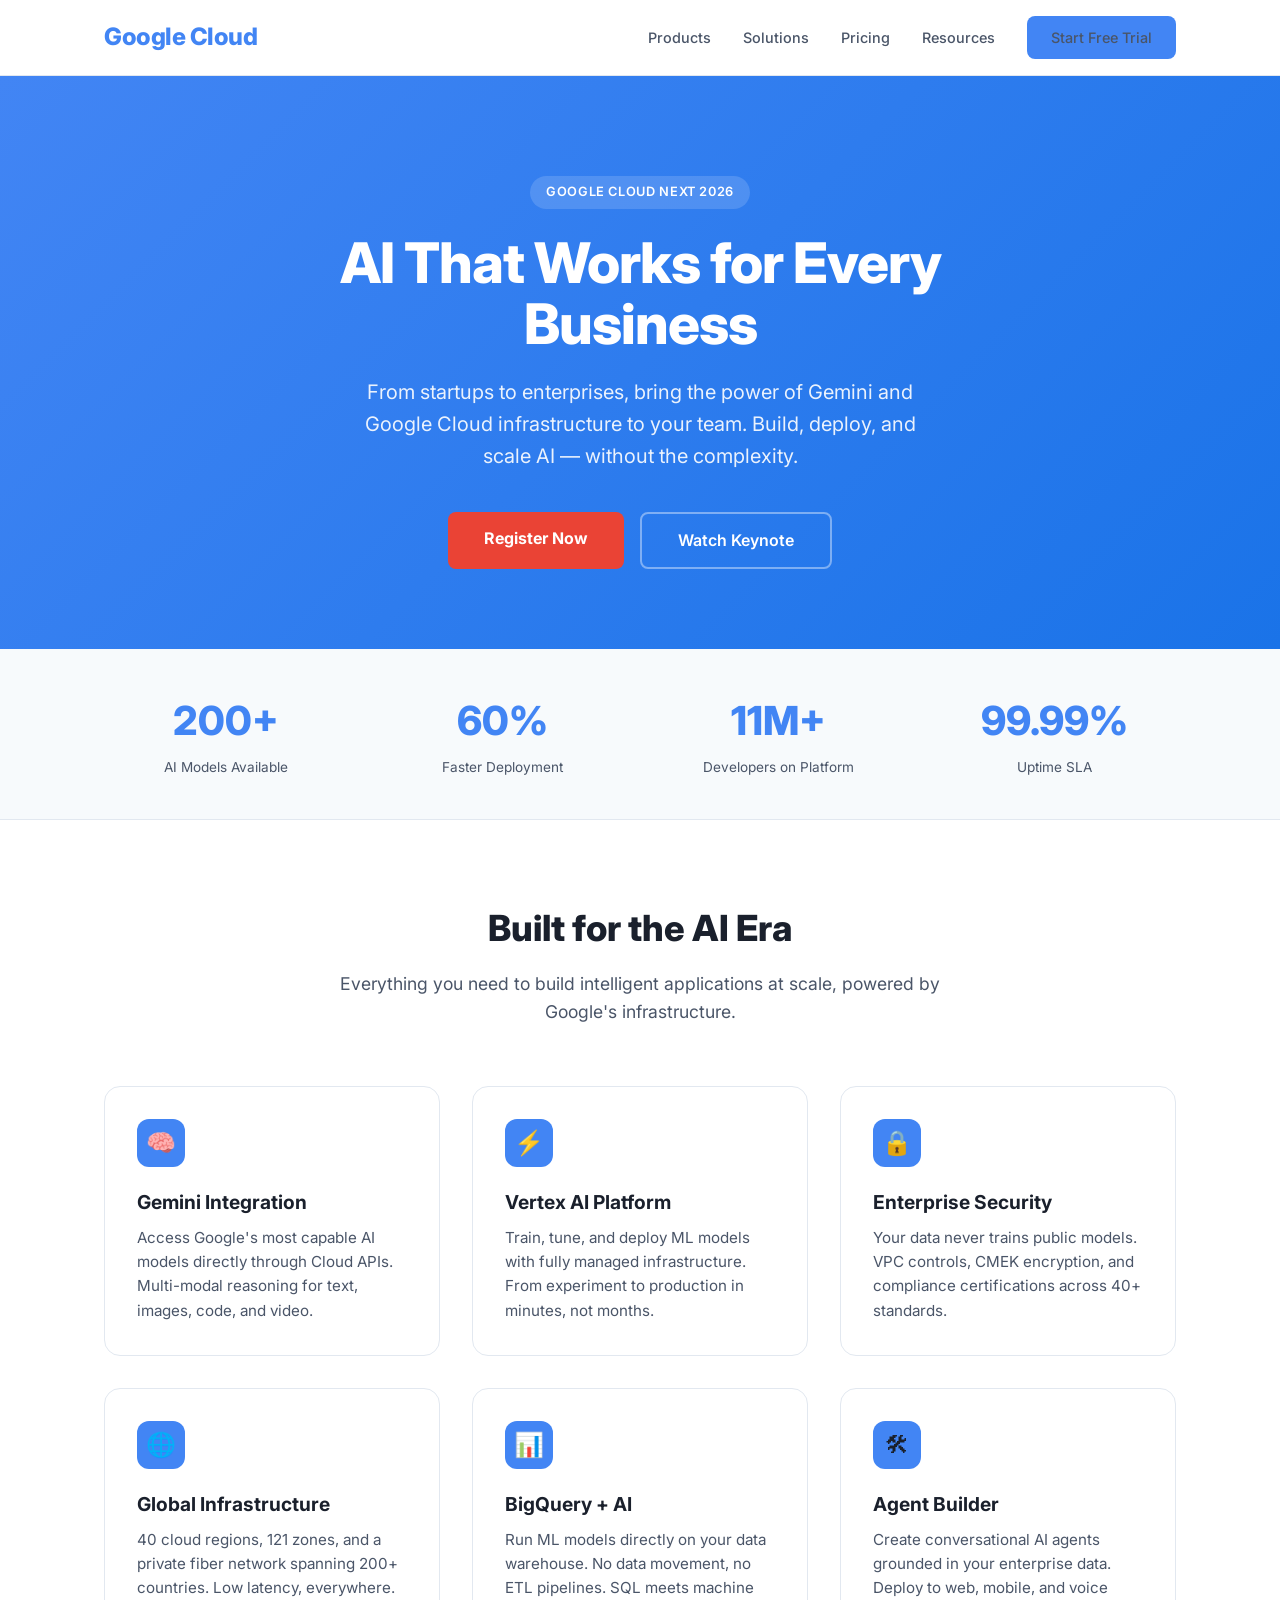
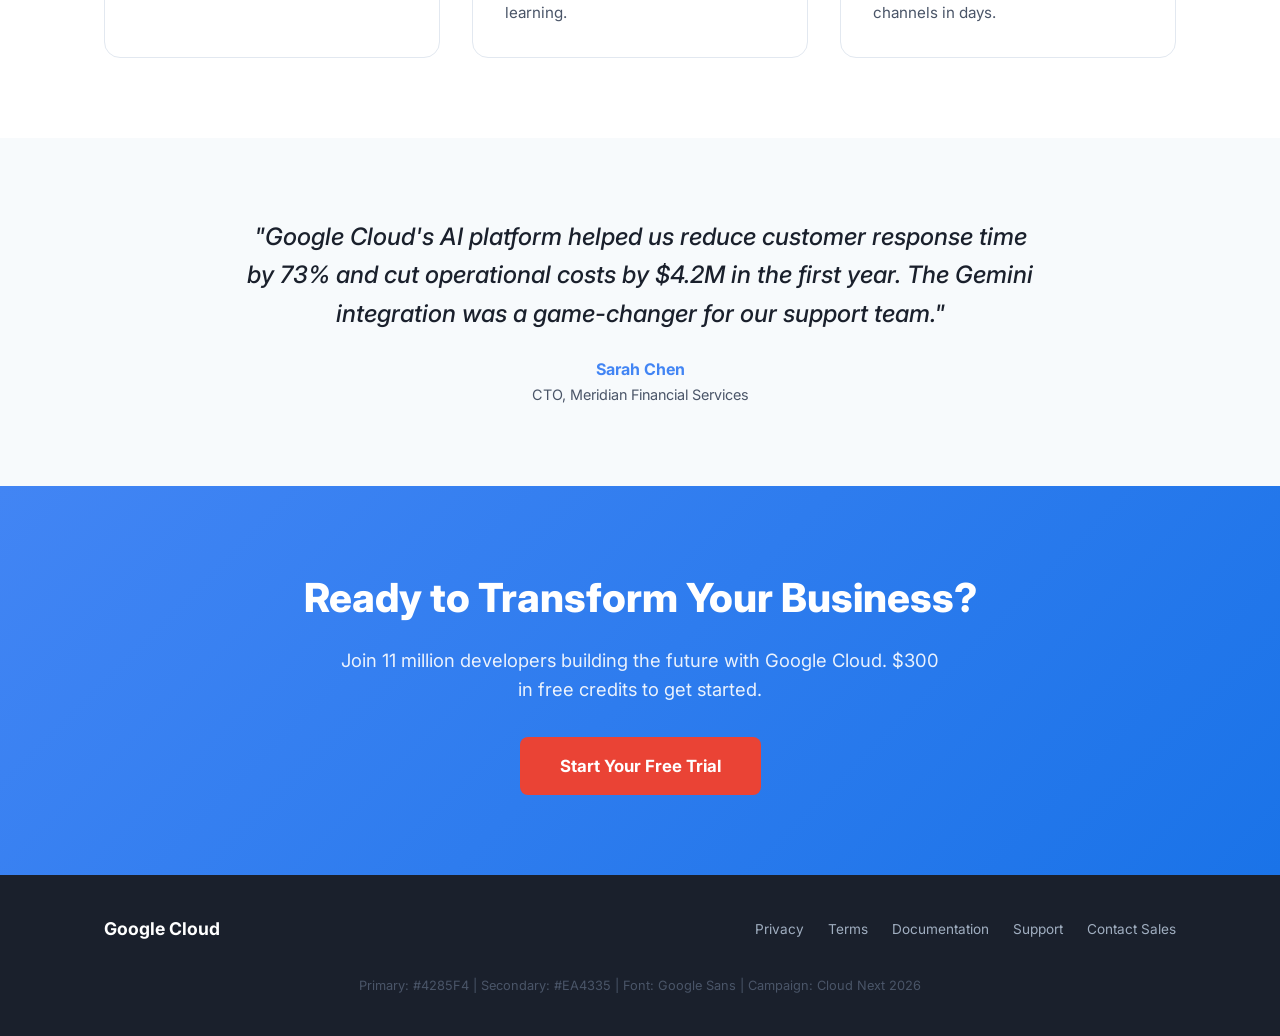
<file: index.html>
<!DOCTYPE html>
<html lang="en">
<head>
  <meta charset="UTF-8">
  <meta name="viewport" content="width=device-width, initial-scale=1.0">
  <title>Google Cloud Next 2026 — AI for Every Business</title>
  <link href="https://fonts.googleapis.com/css2?family=Inter:wght@400;500;600;700;800&display=swap" rel="stylesheet">
  <style>
    * { margin: 0; padding: 0; box-sizing: border-box; }
    body { font-family: 'Inter', sans-serif; color: #1A202C; background: #FFFFFF; line-height: 1.6; }
    .container { max-width: 1120px; margin: 0 auto; padding: 0 24px; }

    .navbar { background: #FFFFFF; border-bottom: 1px solid #E2E8F0; padding: 16px 0; position: sticky; top: 0; z-index: 100; }
    .navbar .container { display: flex; align-items: center; justify-content: space-between; }
    .nav-logo { font-size: 1.5rem; font-weight: 800; color: #4285F4; letter-spacing: -0.5px; }
    .nav-links { display: flex; gap: 32px; align-items: center; }
    .nav-links a { color: #4A5568; text-decoration: none; font-size: 0.9rem; font-weight: 500; }
    .nav-links a:hover { color: #4285F4; }
    .nav-cta { background: #4285F4; color: #FFFFFF; padding: 10px 24px; border-radius: 8px; font-weight: 600; font-size: 0.9rem; text-decoration: none; border: none; cursor: pointer; }
    .nav-cta:hover { background: #1A73E8; }

    .hero { background: linear-gradient(135deg, #4285F4 0%, #1A73E8 100%); color: #FFFFFF; padding: 100px 0 80px; text-align: center; }
    .hero-badge { display: inline-block; background: rgba(255,255,255,0.15); padding: 6px 16px; border-radius: 20px; font-size: 0.8rem; font-weight: 600; letter-spacing: 0.05em; text-transform: uppercase; margin-bottom: 24px; }
    .hero h1 { font-size: 3.5rem; font-weight: 800; line-height: 1.1; max-width: 800px; margin: 0 auto 20px; letter-spacing: -1px; }
    .hero p { font-size: 1.25rem; opacity: 0.9; max-width: 600px; margin: 0 auto 40px; }
    .hero-buttons { display: flex; gap: 16px; justify-content: center; flex-wrap: wrap; }
    .btn-hero-primary { background: #EA4335; color: #FFFFFF; padding: 14px 36px; border-radius: 8px; font-weight: 700; font-size: 1rem; text-decoration: none; border: none; cursor: pointer; }
    .btn-hero-primary:hover { background: #C5221F; }
    .btn-hero-secondary { background: transparent; color: #FFFFFF; padding: 14px 36px; border-radius: 8px; font-weight: 600; font-size: 1rem; border: 2px solid rgba(255,255,255,0.4); text-decoration: none; cursor: pointer; }

    .stats-bar { background: #F7FAFC; border-bottom: 1px solid #E2E8F0; padding: 40px 0; }
    .stats-grid { display: grid; grid-template-columns: repeat(4, 1fr); gap: 32px; text-align: center; }
    .stat-number { font-size: 2.5rem; font-weight: 800; color: #4285F4; }
    .stat-label { font-size: 0.85rem; color: #4A5568; margin-top: 4px; }

    .features { padding: 80px 0; }
    .features-header { text-align: center; margin-bottom: 60px; }
    .features-header h2 { font-size: 2.25rem; font-weight: 800; color: #1A202C; margin-bottom: 12px; }
    .features-header p { font-size: 1.1rem; color: #4A5568; max-width: 600px; margin: 0 auto; }
    .features-grid { display: grid; grid-template-columns: repeat(3, 1fr); gap: 32px; }
    .feature-card { background: #FFFFFF; border: 1px solid #E2E8F0; border-radius: 16px; padding: 32px; transition: box-shadow 250ms ease; }
    .feature-card:hover { box-shadow: 0 8px 24px rgba(0,0,0,0.08); }
    .feature-icon { width: 48px; height: 48px; background: #4285F4; border-radius: 12px; display: flex; align-items: center; justify-content: center; margin-bottom: 20px; font-size: 1.5rem; }
    .feature-card h3 { font-size: 1.2rem; font-weight: 700; margin-bottom: 8px; color: #1A202C; }
    .feature-card p { color: #4A5568; font-size: 0.95rem; line-height: 1.6; }

    .testimonial { background: #F7FAFC; padding: 80px 0; }
    .testimonial-card { max-width: 800px; margin: 0 auto; text-align: center; }
    .testimonial-quote { font-size: 1.5rem; font-weight: 500; color: #1A202C; line-height: 1.6; font-style: italic; margin-bottom: 24px; }
    .testimonial-author { font-weight: 700; color: #4285F4; }
    .testimonial-role { color: #4A5568; font-size: 0.9rem; }

    .cta-section { background: linear-gradient(135deg, #4285F4 0%, #1A73E8 100%); color: #FFFFFF; padding: 80px 0; text-align: center; }
    .cta-section h2 { font-size: 2.5rem; font-weight: 800; margin-bottom: 16px; }
    .cta-section p { font-size: 1.15rem; opacity: 0.9; max-width: 600px; margin: 0 auto 32px; }
    .btn-cta { background: #EA4335; color: #FFFFFF; padding: 16px 40px; border-radius: 8px; font-weight: 700; font-size: 1.05rem; text-decoration: none; border: none; cursor: pointer; display: inline-block; }
    .btn-cta:hover { background: #C5221F; }

    .footer { background: #1A202C; color: #A0AEC0; padding: 40px 0; }
    .footer .container { display: flex; justify-content: space-between; align-items: center; flex-wrap: wrap; gap: 16px; }
    .footer-brand { font-weight: 700; color: #FFFFFF; font-size: 1.1rem; }
    .footer-links { display: flex; gap: 24px; }
    .footer-links a { color: #A0AEC0; text-decoration: none; font-size: 0.85rem; }
    .footer-links a:hover { color: #FFFFFF; }
    .footer-meta { font-size: 0.8rem; color: #4A5568; width: 100%; text-align: center; margin-top: 16px; }

    @media (max-width: 768px) {
      .hero h1 { font-size: 2.25rem; }
      .stats-grid { grid-template-columns: repeat(2, 1fr); }
      .features-grid { grid-template-columns: 1fr; }
    }
  </style>
</head>
<body>

  <nav class="navbar">
    <div class="container">
      <div class="nav-logo">Google Cloud</div>
      <div class="nav-links">
        <a href="#">Products</a>
        <a href="#">Solutions</a>
        <a href="#">Pricing</a>
        <a href="#">Resources</a>
        <a class="nav-cta" href="#">Start Free Trial</a>
      </div>
    </div>
  </nav>

  <section class="hero">
    <div class="container">
      <div class="hero-badge">Google Cloud Next 2026</div>
      <h1>AI That Works for Every Business</h1>
      <p>From startups to enterprises, bring the power of Gemini and Google Cloud infrastructure to your team. Build, deploy, and scale AI — without the complexity.</p>
      <div class="hero-buttons">
        <a class="btn-hero-primary" href="#">Register Now</a>
        <a class="btn-hero-secondary" href="#">Watch Keynote</a>
      </div>
    </div>
  </section>

  <section class="stats-bar">
    <div class="container">
      <div class="stats-grid">
        <div><div class="stat-number">200+</div><div class="stat-label">AI Models Available</div></div>
        <div><div class="stat-number">60%</div><div class="stat-label">Faster Deployment</div></div>
        <div><div class="stat-number">11M+</div><div class="stat-label">Developers on Platform</div></div>
        <div><div class="stat-number">99.99%</div><div class="stat-label">Uptime SLA</div></div>
      </div>
    </div>
  </section>

  <section class="features">
    <div class="container">
      <div class="features-header">
        <h2>Built for the AI Era</h2>
        <p>Everything you need to build intelligent applications at scale, powered by Google's infrastructure.</p>
      </div>
      <div class="features-grid">
        <div class="feature-card">
          <div class="feature-icon">&#x1F9E0;</div>
          <h3>Gemini Integration</h3>
          <p>Access Google's most capable AI models directly through Cloud APIs. Multi-modal reasoning for text, images, code, and video.</p>
        </div>
        <div class="feature-card">
          <div class="feature-icon">&#x26A1;</div>
          <h3>Vertex AI Platform</h3>
          <p>Train, tune, and deploy ML models with fully managed infrastructure. From experiment to production in minutes, not months.</p>
        </div>
        <div class="feature-card">
          <div class="feature-icon">&#x1F512;</div>
          <h3>Enterprise Security</h3>
          <p>Your data never trains public models. VPC controls, CMEK encryption, and compliance certifications across 40+ standards.</p>
        </div>
        <div class="feature-card">
          <div class="feature-icon">&#x1F310;</div>
          <h3>Global Infrastructure</h3>
          <p>40 cloud regions, 121 zones, and a private fiber network spanning 200+ countries. Low latency, everywhere.</p>
        </div>
        <div class="feature-card">
          <div class="feature-icon">&#x1F4CA;</div>
          <h3>BigQuery + AI</h3>
          <p>Run ML models directly on your data warehouse. No data movement, no ETL pipelines. SQL meets machine learning.</p>
        </div>
        <div class="feature-card">
          <div class="feature-icon">&#x1F6E0;</div>
          <h3>Agent Builder</h3>
          <p>Create conversational AI agents grounded in your enterprise data. Deploy to web, mobile, and voice channels in days.</p>
        </div>
      </div>
    </div>
  </section>

  <section class="testimonial">
    <div class="container">
      <div class="testimonial-card">
        <p class="testimonial-quote">"Google Cloud's AI platform helped us reduce customer response time by 73% and cut operational costs by $4.2M in the first year. The Gemini integration was a game-changer for our support team."</p>
        <p class="testimonial-author">Sarah Chen</p>
        <p class="testimonial-role">CTO, Meridian Financial Services</p>
      </div>
    </div>
  </section>

  <section class="cta-section">
    <div class="container">
      <h2>Ready to Transform Your Business?</h2>
      <p>Join 11 million developers building the future with Google Cloud. $300 in free credits to get started.</p>
      <a class="btn-cta" href="#">Start Your Free Trial</a>
    </div>
  </section>

  <footer class="footer">
    <div class="container">
      <div class="footer-brand">Google Cloud</div>
      <div class="footer-links">
        <a href="#">Privacy</a>
        <a href="#">Terms</a>
        <a href="#">Documentation</a>
        <a href="#">Support</a>
        <a href="#">Contact Sales</a>
      </div>
      <div class="footer-meta">Primary: #4285F4 | Secondary: #EA4335 | Font: Google Sans | Campaign: Cloud Next 2026</div>
    </div>
  </footer>

</body>
</html>
</file>
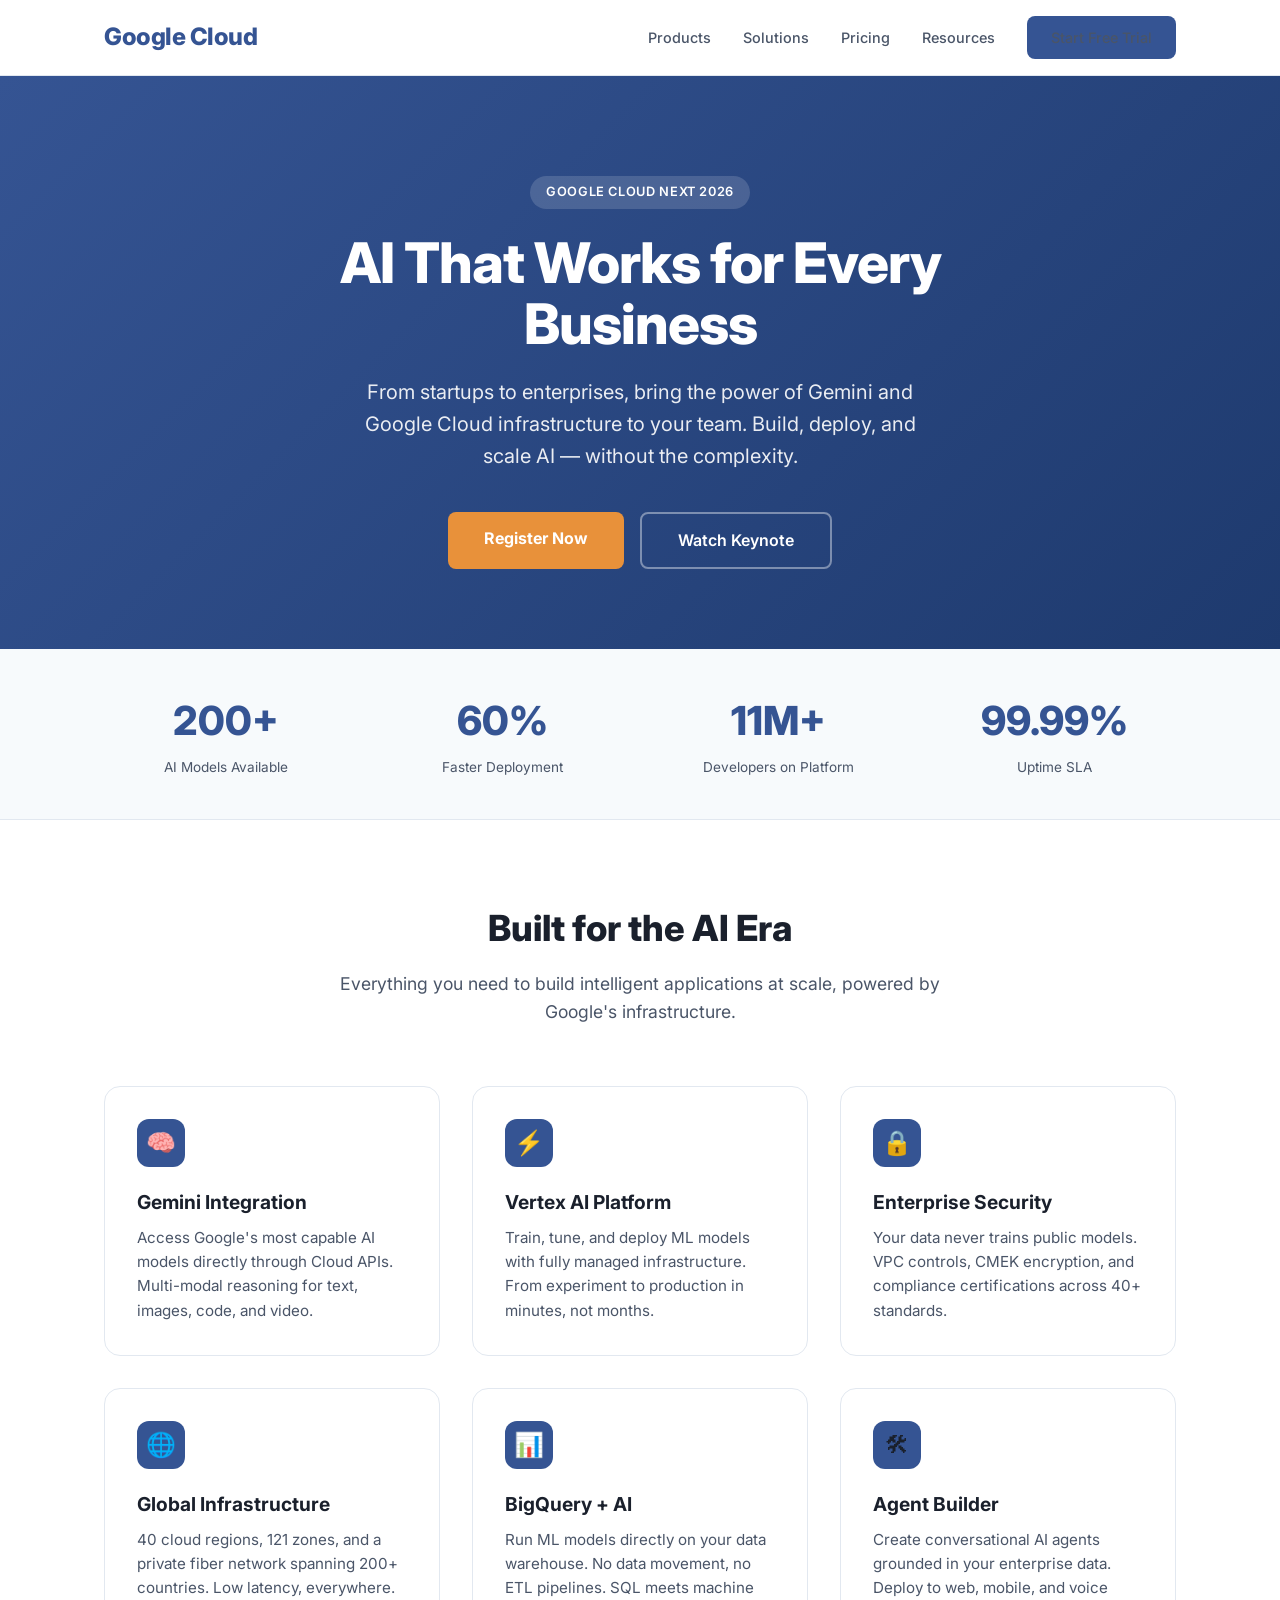
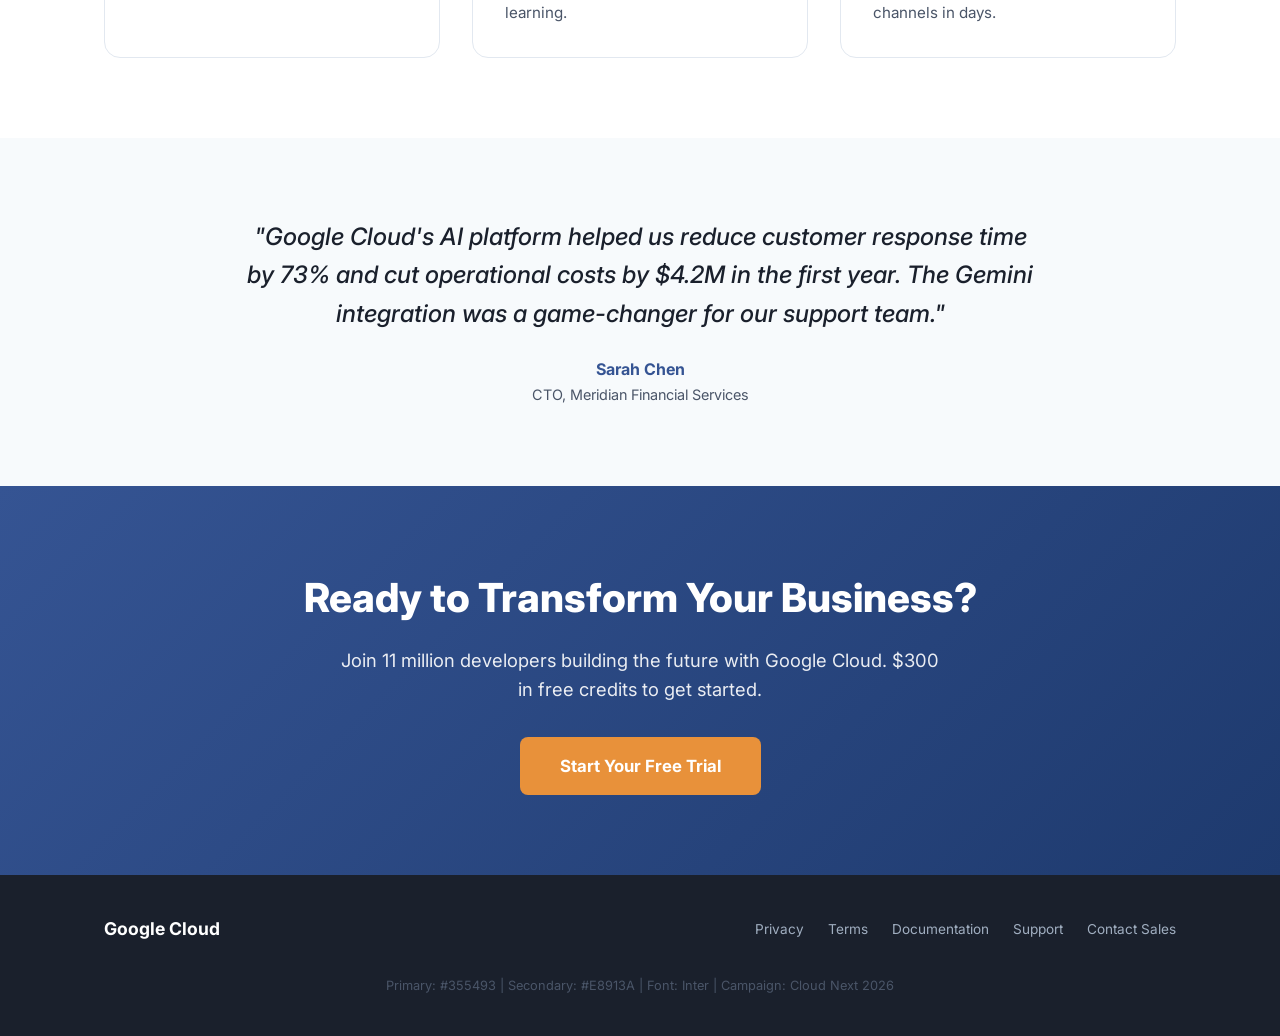
<file: before.html>
<!DOCTYPE html>
<html lang="en">
<head>
  <meta charset="UTF-8">
  <meta name="viewport" content="width=device-width, initial-scale=1.0">
  <title>Google Cloud Next 2026 — AI for Every Business (Pre-Rebrand)</title>
  <link href="https://fonts.googleapis.com/css2?family=Inter:wght@400;500;600;700;800&display=swap" rel="stylesheet">
  <style>
    * { margin: 0; padding: 0; box-sizing: border-box; }
    body { font-family: 'Inter', sans-serif; color: #1A202C; background: #FFFFFF; line-height: 1.6; }
    .container { max-width: 1120px; margin: 0 auto; padding: 0 24px; }
    .navbar { background: #FFFFFF; border-bottom: 1px solid #E2E8F0; padding: 16px 0; position: sticky; top: 0; z-index: 100; }
    .navbar .container { display: flex; align-items: center; justify-content: space-between; }
    .nav-logo { font-size: 1.5rem; font-weight: 800; color: #355493; letter-spacing: -0.5px; }
    .nav-links { display: flex; gap: 32px; align-items: center; }
    .nav-links a { color: #4A5568; text-decoration: none; font-size: 0.9rem; font-weight: 500; }
    .nav-links a:hover { color: #355493; }
    .nav-cta { background: #355493; color: #FFFFFF; padding: 10px 24px; border-radius: 8px; font-weight: 600; font-size: 0.9rem; text-decoration: none; border: none; cursor: pointer; }
    .nav-cta:hover { background: #1E3A6E; }
    .hero { background: linear-gradient(135deg, #355493 0%, #1E3A6E 100%); color: #FFFFFF; padding: 100px 0 80px; text-align: center; }
    .hero-badge { display: inline-block; background: rgba(255,255,255,0.15); padding: 6px 16px; border-radius: 20px; font-size: 0.8rem; font-weight: 600; letter-spacing: 0.05em; text-transform: uppercase; margin-bottom: 24px; }
    .hero h1 { font-size: 3.5rem; font-weight: 800; line-height: 1.1; max-width: 800px; margin: 0 auto 20px; letter-spacing: -1px; }
    .hero p { font-size: 1.25rem; opacity: 0.9; max-width: 600px; margin: 0 auto 40px; }
    .hero-buttons { display: flex; gap: 16px; justify-content: center; flex-wrap: wrap; }
    .btn-hero-primary { background: #E8913A; color: #FFFFFF; padding: 14px 36px; border-radius: 8px; font-weight: 700; font-size: 1rem; text-decoration: none; border: none; cursor: pointer; }
    .btn-hero-primary:hover { background: #D07A2F; }
    .btn-hero-secondary { background: transparent; color: #FFFFFF; padding: 14px 36px; border-radius: 8px; font-weight: 600; font-size: 1rem; border: 2px solid rgba(255,255,255,0.4); text-decoration: none; cursor: pointer; }
    .stats-bar { background: #F7FAFC; border-bottom: 1px solid #E2E8F0; padding: 40px 0; }
    .stats-grid { display: grid; grid-template-columns: repeat(4, 1fr); gap: 32px; text-align: center; }
    .stat-number { font-size: 2.5rem; font-weight: 800; color: #355493; }
    .stat-label { font-size: 0.85rem; color: #4A5568; margin-top: 4px; }
    .features { padding: 80px 0; }
    .features-header { text-align: center; margin-bottom: 60px; }
    .features-header h2 { font-size: 2.25rem; font-weight: 800; color: #1A202C; margin-bottom: 12px; }
    .features-header p { font-size: 1.1rem; color: #4A5568; max-width: 600px; margin: 0 auto; }
    .features-grid { display: grid; grid-template-columns: repeat(3, 1fr); gap: 32px; }
    .feature-card { background: #FFFFFF; border: 1px solid #E2E8F0; border-radius: 16px; padding: 32px; transition: box-shadow 250ms ease; }
    .feature-card:hover { box-shadow: 0 8px 24px rgba(0,0,0,0.08); }
    .feature-icon { width: 48px; height: 48px; background: #355493; border-radius: 12px; display: flex; align-items: center; justify-content: center; margin-bottom: 20px; font-size: 1.5rem; }
    .feature-card h3 { font-size: 1.2rem; font-weight: 700; margin-bottom: 8px; color: #1A202C; }
    .feature-card p { color: #4A5568; font-size: 0.95rem; line-height: 1.6; }
    .testimonial { background: #F7FAFC; padding: 80px 0; }
    .testimonial-card { max-width: 800px; margin: 0 auto; text-align: center; }
    .testimonial-quote { font-size: 1.5rem; font-weight: 500; color: #1A202C; line-height: 1.6; font-style: italic; margin-bottom: 24px; }
    .testimonial-author { font-weight: 700; color: #355493; }
    .testimonial-role { color: #4A5568; font-size: 0.9rem; }
    .cta-section { background: linear-gradient(135deg, #355493 0%, #1E3A6E 100%); color: #FFFFFF; padding: 80px 0; text-align: center; }
    .cta-section h2 { font-size: 2.5rem; font-weight: 800; margin-bottom: 16px; }
    .cta-section p { font-size: 1.15rem; opacity: 0.9; max-width: 600px; margin: 0 auto 32px; }
    .btn-cta { background: #E8913A; color: #FFFFFF; padding: 16px 40px; border-radius: 8px; font-weight: 700; font-size: 1.05rem; text-decoration: none; border: none; cursor: pointer; display: inline-block; }
    .btn-cta:hover { background: #D07A2F; }
    .footer { background: #1A202C; color: #A0AEC0; padding: 40px 0; }
    .footer .container { display: flex; justify-content: space-between; align-items: center; flex-wrap: wrap; gap: 16px; }
    .footer-brand { font-weight: 700; color: #FFFFFF; font-size: 1.1rem; }
    .footer-links { display: flex; gap: 24px; }
    .footer-links a { color: #A0AEC0; text-decoration: none; font-size: 0.85rem; }
    .footer-links a:hover { color: #FFFFFF; }
    .footer-meta { font-size: 0.8rem; color: #4A5568; width: 100%; text-align: center; margin-top: 16px; }
    @media (max-width: 768px) {
      .hero h1 { font-size: 2.25rem; }
      .stats-grid { grid-template-columns: repeat(2, 1fr); }
      .features-grid { grid-template-columns: 1fr; }
    }
  </style>
</head>
<body>
  <nav class="navbar"><div class="container"><div class="nav-logo">Google Cloud</div><div class="nav-links"><a href="#">Products</a><a href="#">Solutions</a><a href="#">Pricing</a><a href="#">Resources</a><a class="nav-cta" href="#">Start Free Trial</a></div></div></nav>
  <section class="hero"><div class="container"><div class="hero-badge">Google Cloud Next 2026</div><h1>AI That Works for Every Business</h1><p>From startups to enterprises, bring the power of Gemini and Google Cloud infrastructure to your team. Build, deploy, and scale AI — without the complexity.</p><div class="hero-buttons"><a class="btn-hero-primary" href="#">Register Now</a><a class="btn-hero-secondary" href="#">Watch Keynote</a></div></div></section>
  <section class="stats-bar"><div class="container"><div class="stats-grid"><div><div class="stat-number">200+</div><div class="stat-label">AI Models Available</div></div><div><div class="stat-number">60%</div><div class="stat-label">Faster Deployment</div></div><div><div class="stat-number">11M+</div><div class="stat-label">Developers on Platform</div></div><div><div class="stat-number">99.99%</div><div class="stat-label">Uptime SLA</div></div></div></div></section>
  <section class="features"><div class="container"><div class="features-header"><h2>Built for the AI Era</h2><p>Everything you need to build intelligent applications at scale, powered by Google's infrastructure.</p></div><div class="features-grid"><div class="feature-card"><div class="feature-icon">&#x1F9E0;</div><h3>Gemini Integration</h3><p>Access Google's most capable AI models directly through Cloud APIs. Multi-modal reasoning for text, images, code, and video.</p></div><div class="feature-card"><div class="feature-icon">&#x26A1;</div><h3>Vertex AI Platform</h3><p>Train, tune, and deploy ML models with fully managed infrastructure. From experiment to production in minutes, not months.</p></div><div class="feature-card"><div class="feature-icon">&#x1F512;</div><h3>Enterprise Security</h3><p>Your data never trains public models. VPC controls, CMEK encryption, and compliance certifications across 40+ standards.</p></div><div class="feature-card"><div class="feature-icon">&#x1F310;</div><h3>Global Infrastructure</h3><p>40 cloud regions, 121 zones, and a private fiber network spanning 200+ countries. Low latency, everywhere.</p></div><div class="feature-card"><div class="feature-icon">&#x1F4CA;</div><h3>BigQuery + AI</h3><p>Run ML models directly on your data warehouse. No data movement, no ETL pipelines. SQL meets machine learning.</p></div><div class="feature-card"><div class="feature-icon">&#x1F6E0;</div><h3>Agent Builder</h3><p>Create conversational AI agents grounded in your enterprise data. Deploy to web, mobile, and voice channels in days.</p></div></div></div></section>
  <section class="testimonial"><div class="container"><div class="testimonial-card"><p class="testimonial-quote">"Google Cloud's AI platform helped us reduce customer response time by 73% and cut operational costs by $4.2M in the first year. The Gemini integration was a game-changer for our support team."</p><p class="testimonial-author">Sarah Chen</p><p class="testimonial-role">CTO, Meridian Financial Services</p></div></div></section>
  <section class="cta-section"><div class="container"><h2>Ready to Transform Your Business?</h2><p>Join 11 million developers building the future with Google Cloud. $300 in free credits to get started.</p><a class="btn-cta" href="#">Start Your Free Trial</a></div></section>
  <footer class="footer"><div class="container"><div class="footer-brand">Google Cloud</div><div class="footer-links"><a href="#">Privacy</a><a href="#">Terms</a><a href="#">Documentation</a><a href="#">Support</a><a href="#">Contact Sales</a></div><div class="footer-meta">Primary: #355493 | Secondary: #E8913A | Font: Inter | Campaign: Cloud Next 2026</div></div></footer>
</body>
</html>
</file>
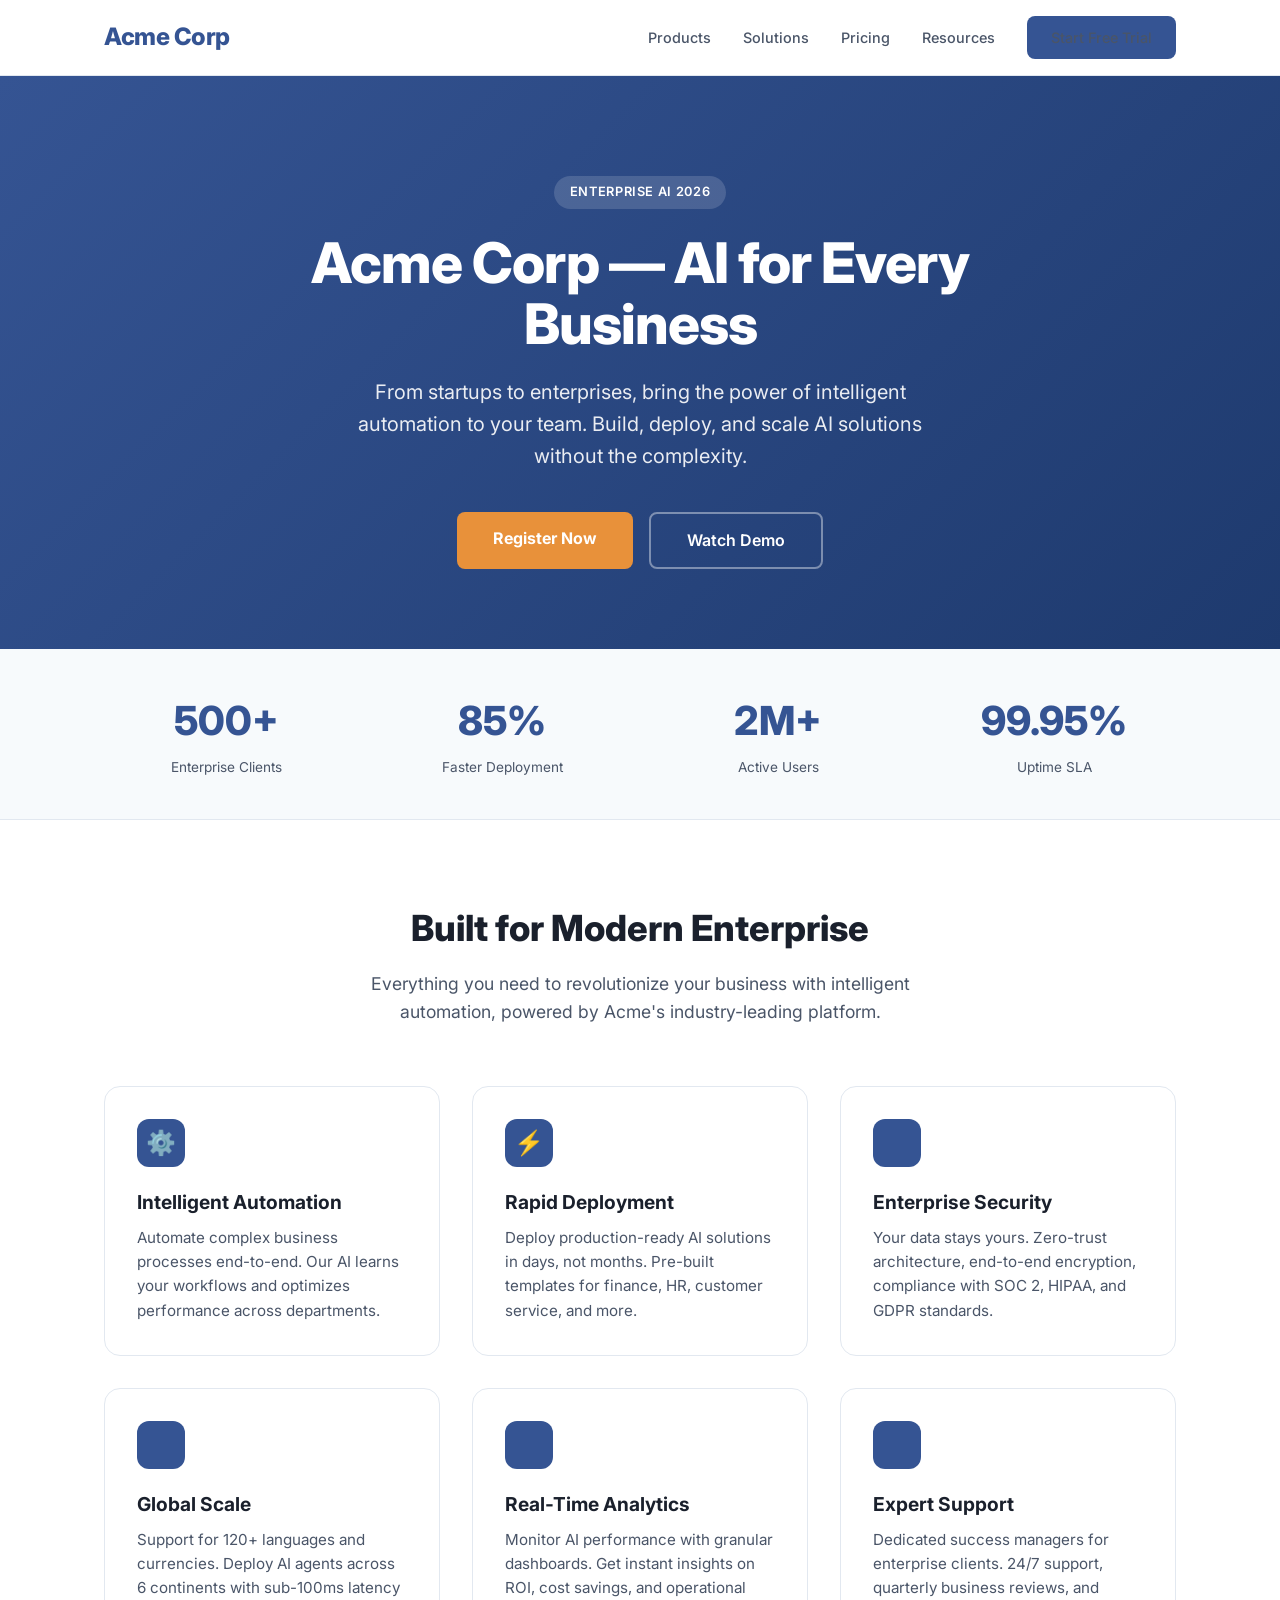
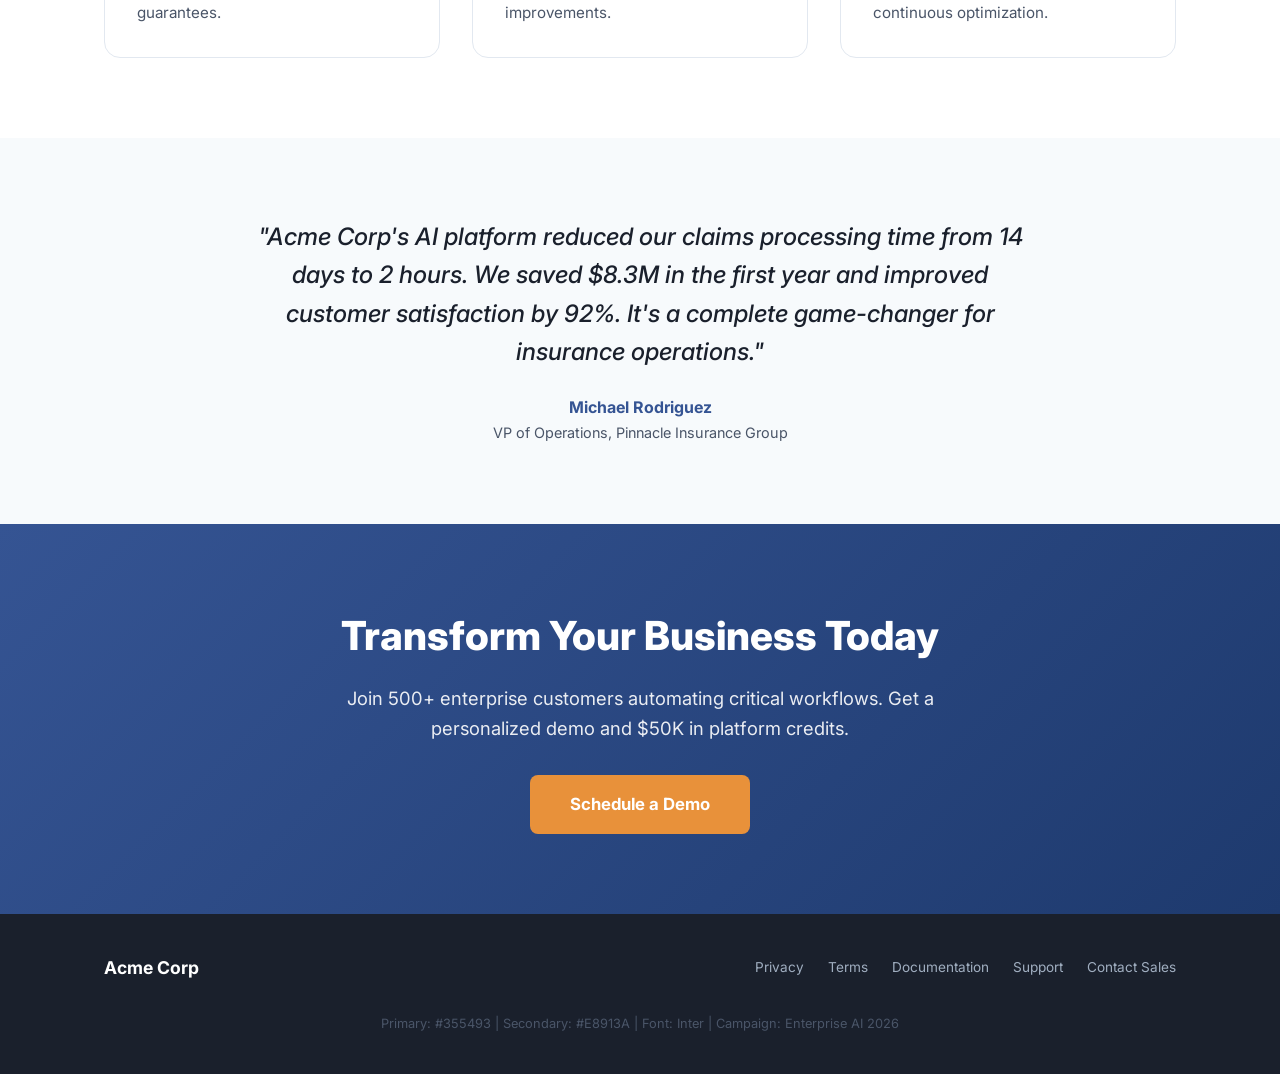
<file: landing.html>
<!DOCTYPE html>
<html lang="en">
<head>
  <meta charset="UTF-8">
  <meta name="viewport" content="width=device-width, initial-scale=1.0">
  <title>Acme Corp — AI for Every Business</title>
  <link href="https://fonts.googleapis.com/css2?family=Inter:wght@400;500;600;700;800&display=swap" rel="stylesheet">
  <style>
    * { margin: 0; padding: 0; box-sizing: border-box; }
    body { font-family: 'Inter', sans-serif; color: #1A202C; background: #FFFFFF; line-height: 1.6; }
    .container { max-width: 1120px; margin: 0 auto; padding: 0 24px; }

    .navbar { background: #FFFFFF; border-bottom: 1px solid #E2E8F0; padding: 16px 0; position: sticky; top: 0; z-index: 100; }
    .navbar .container { display: flex; align-items: center; justify-content: space-between; }
    .nav-logo { font-size: 1.5rem; font-weight: 800; color: #355493; letter-spacing: -0.5px; }
    .nav-links { display: flex; gap: 32px; align-items: center; }
    .nav-links a { color: #4A5568; text-decoration: none; font-size: 0.9rem; font-weight: 500; }
    .nav-links a:hover { color: #355493; }
    .nav-cta { background: #355493; color: #FFFFFF; padding: 10px 24px; border-radius: 8px; font-weight: 600; font-size: 0.9rem; text-decoration: none; border: none; cursor: pointer; }
    .nav-cta:hover { background: #1E3A6E; }

    .hero { background: linear-gradient(135deg, #355493 0%, #1E3A6E 100%); color: #FFFFFF; padding: 100px 0 80px; text-align: center; }
    .hero-badge { display: inline-block; background: rgba(255,255,255,0.15); padding: 6px 16px; border-radius: 20px; font-size: 0.8rem; font-weight: 600; letter-spacing: 0.05em; text-transform: uppercase; margin-bottom: 24px; }
    .hero h1 { font-size: 3.5rem; font-weight: 800; line-height: 1.1; max-width: 800px; margin: 0 auto 20px; letter-spacing: -1px; }
    .hero p { font-size: 1.25rem; opacity: 0.9; max-width: 600px; margin: 0 auto 40px; }
    .hero-buttons { display: flex; gap: 16px; justify-content: center; flex-wrap: wrap; }
    .btn-hero-primary { background: #E8913A; color: #FFFFFF; padding: 14px 36px; border-radius: 8px; font-weight: 700; font-size: 1rem; text-decoration: none; border: none; cursor: pointer; }
    .btn-hero-primary:hover { background: #D07A2F; }
    .btn-hero-secondary { background: transparent; color: #FFFFFF; padding: 14px 36px; border-radius: 8px; font-weight: 600; font-size: 1rem; border: 2px solid rgba(255,255,255,0.4); text-decoration: none; cursor: pointer; }

    .stats-bar { background: #F7FAFC; border-bottom: 1px solid #E2E8F0; padding: 40px 0; }
    .stats-grid { display: grid; grid-template-columns: repeat(4, 1fr); gap: 32px; text-align: center; }
    .stat-number { font-size: 2.5rem; font-weight: 800; color: #355493; }
    .stat-label { font-size: 0.85rem; color: #4A5568; margin-top: 4px; }

    .features { padding: 80px 0; }
    .features-header { text-align: center; margin-bottom: 60px; }
    .features-header h2 { font-size: 2.25rem; font-weight: 800; color: #1A202C; margin-bottom: 12px; }
    .features-header p { font-size: 1.1rem; color: #4A5568; max-width: 600px; margin: 0 auto; }
    .features-grid { display: grid; grid-template-columns: repeat(3, 1fr); gap: 32px; }
    .feature-card { background: #FFFFFF; border: 1px solid #E2E8F0; border-radius: 16px; padding: 32px; transition: box-shadow 250ms ease; }
    .feature-card:hover { box-shadow: 0 8px 24px rgba(0,0,0,0.08); }
    .feature-icon { width: 48px; height: 48px; background: #355493; border-radius: 12px; display: flex; align-items: center; justify-content: center; margin-bottom: 20px; font-size: 1.5rem; color: #FFFFFF; }
    .feature-card h3 { font-size: 1.2rem; font-weight: 700; margin-bottom: 8px; color: #1A202C; }
    .feature-card p { color: #4A5568; font-size: 0.95rem; line-height: 1.6; }

    .testimonial { background: #F7FAFC; padding: 80px 0; }
    .testimonial-card { max-width: 800px; margin: 0 auto; text-align: center; }
    .testimonial-quote { font-size: 1.5rem; font-weight: 500; color: #1A202C; line-height: 1.6; font-style: italic; margin-bottom: 24px; }
    .testimonial-author { font-weight: 700; color: #355493; }
    .testimonial-role { color: #4A5568; font-size: 0.9rem; }

    .cta-section { background: linear-gradient(135deg, #355493 0%, #1E3A6E 100%); color: #FFFFFF; padding: 80px 0; text-align: center; }
    .cta-section h2 { font-size: 2.5rem; font-weight: 800; margin-bottom: 16px; }
    .cta-section p { font-size: 1.15rem; opacity: 0.9; max-width: 600px; margin: 0 auto 32px; }
    .btn-cta { background: #E8913A; color: #FFFFFF; padding: 16px 40px; border-radius: 8px; font-weight: 700; font-size: 1.05rem; text-decoration: none; border: none; cursor: pointer; display: inline-block; }
    .btn-cta:hover { background: #D07A2F; }

    .footer { background: #1A202C; color: #A0AEC0; padding: 40px 0; }
    .footer .container { display: flex; justify-content: space-between; align-items: center; flex-wrap: wrap; gap: 16px; }
    .footer-brand { font-weight: 700; color: #FFFFFF; font-size: 1.1rem; }
    .footer-links { display: flex; gap: 24px; }
    .footer-links a { color: #A0AEC0; text-decoration: none; font-size: 0.85rem; }
    .footer-links a:hover { color: #FFFFFF; }
    .footer-meta { font-size: 0.8rem; color: #4A5568; width: 100%; text-align: center; margin-top: 16px; }

    @media (max-width: 768px) {
      .hero h1 { font-size: 2.25rem; }
      .stats-grid { grid-template-columns: repeat(2, 1fr); }
      .features-grid { grid-template-columns: 1fr; }
    }
  </style>
</head>
<body>

  <nav class="navbar">
    <div class="container">
      <div class="nav-logo">Acme Corp</div>
      <div class="nav-links">
        <a href="#products">Products</a>
        <a href="#solutions">Solutions</a>
        <a href="#pricing">Pricing</a>
        <a href="#resources">Resources</a>
        <a class="nav-cta" href="#trials">Start Free Trial</a>
      </div>
    </div>
  </nav>

  <section class="hero">
    <div class="container">
      <div class="hero-badge">Enterprise AI 2026</div>
      <h1>Acme Corp — AI for Every Business</h1>
      <p>From startups to enterprises, bring the power of intelligent automation to your team. Build, deploy, and scale AI solutions without the complexity.</p>
      <div class="hero-buttons">
        <a class="btn-hero-primary" href="#register">Register Now</a>
        <a class="btn-hero-secondary" href="#demo">Watch Demo</a>
      </div>
    </div>
  </section>

  <section class="stats-bar">
    <div class="container">
      <div class="stats-grid">
        <div><div class="stat-number">500+</div><div class="stat-label">Enterprise Clients</div></div>
        <div><div class="stat-number">85%</div><div class="stat-label">Faster Deployment</div></div>
        <div><div class="stat-number">2M+</div><div class="stat-label">Active Users</div></div>
        <div><div class="stat-number">99.95%</div><div class="stat-label">Uptime SLA</div></div>
      </div>
    </div>
  </section>

  <section class="features">
    <div class="container">
      <div class="features-header">
        <h2>Built for Modern Enterprise</h2>
        <p>Everything you need to revolutionize your business with intelligent automation, powered by Acme's industry-leading platform.</p>
      </div>
      <div class="features-grid">
        <div class="feature-card">
          <div class="feature-icon">⚙️</div>
          <h3>Intelligent Automation</h3>
          <p>Automate complex business processes end-to-end. Our AI learns your workflows and optimizes performance across departments.</p>
        </div>
        <div class="feature-card">
          <div class="feature-icon">⚡</div>
          <h3>Rapid Deployment</h3>
          <p>Deploy production-ready AI solutions in days, not months. Pre-built templates for finance, HR, customer service, and more.</p>
        </div>
        <div class="feature-card">
          <div class="feature-icon"></div>
          <h3>Enterprise Security</h3>
          <p>Your data stays yours. Zero-trust architecture, end-to-end encryption, compliance with SOC 2, HIPAA, and GDPR standards.</p>
        </div>
        <div class="feature-card">
          <div class="feature-icon"></div>
          <h3>Global Scale</h3>
          <p>Support for 120+ languages and currencies. Deploy AI agents across 6 continents with sub-100ms latency guarantees.</p>
        </div>
        <div class="feature-card">
          <div class="feature-icon"></div>
          <h3>Real-Time Analytics</h3>
          <p>Monitor AI performance with granular dashboards. Get instant insights on ROI, cost savings, and operational improvements.</p>
        </div>
        <div class="feature-card">
          <div class="feature-icon">️</div>
          <h3>Expert Support</h3>
          <p>Dedicated success managers for enterprise clients. 24/7 support, quarterly business reviews, and continuous optimization.</p>
        </div>
      </div>
    </div>
  </section>

  <section class="testimonial">
    <div class="container">
      <div class="testimonial-card">
        <p class="testimonial-quote">"Acme Corp's AI platform reduced our claims processing time from 14 days to 2 hours. We saved $8.3M in the first year and improved customer satisfaction by 92%. It's a complete game-changer for insurance operations."</p>
        <p class="testimonial-author">Michael Rodriguez</p>
        <p class="testimonial-role">VP of Operations, Pinnacle Insurance Group</p>
      </div>
    </div>
  </section>

  <section class="cta-section">
    <div class="container">
      <h2>Transform Your Business Today</h2>
      <p>Join 500+ enterprise customers automating critical workflows. Get a personalized demo and $50K in platform credits.</p>
      <a class="btn-cta" href="#contact">Schedule a Demo</a>
    </div>
  </section>

  <footer class="footer">
    <div class="container">
      <div class="footer-brand">Acme Corp</div>
      <div class="footer-links">
        <a href="#privacy">Privacy</a>
        <a href="#terms">Terms</a>
        <a href="#docs">Documentation</a>
        <a href="#support">Support</a>
        <a href="#sales">Contact Sales</a>
      </div>
      <div class="footer-meta">Primary: #355493 | Secondary: #E8913A | Font: Inter | Campaign: Enterprise AI 2026</div>
    </div>
  </footer>

</body>
</html>
</file>
